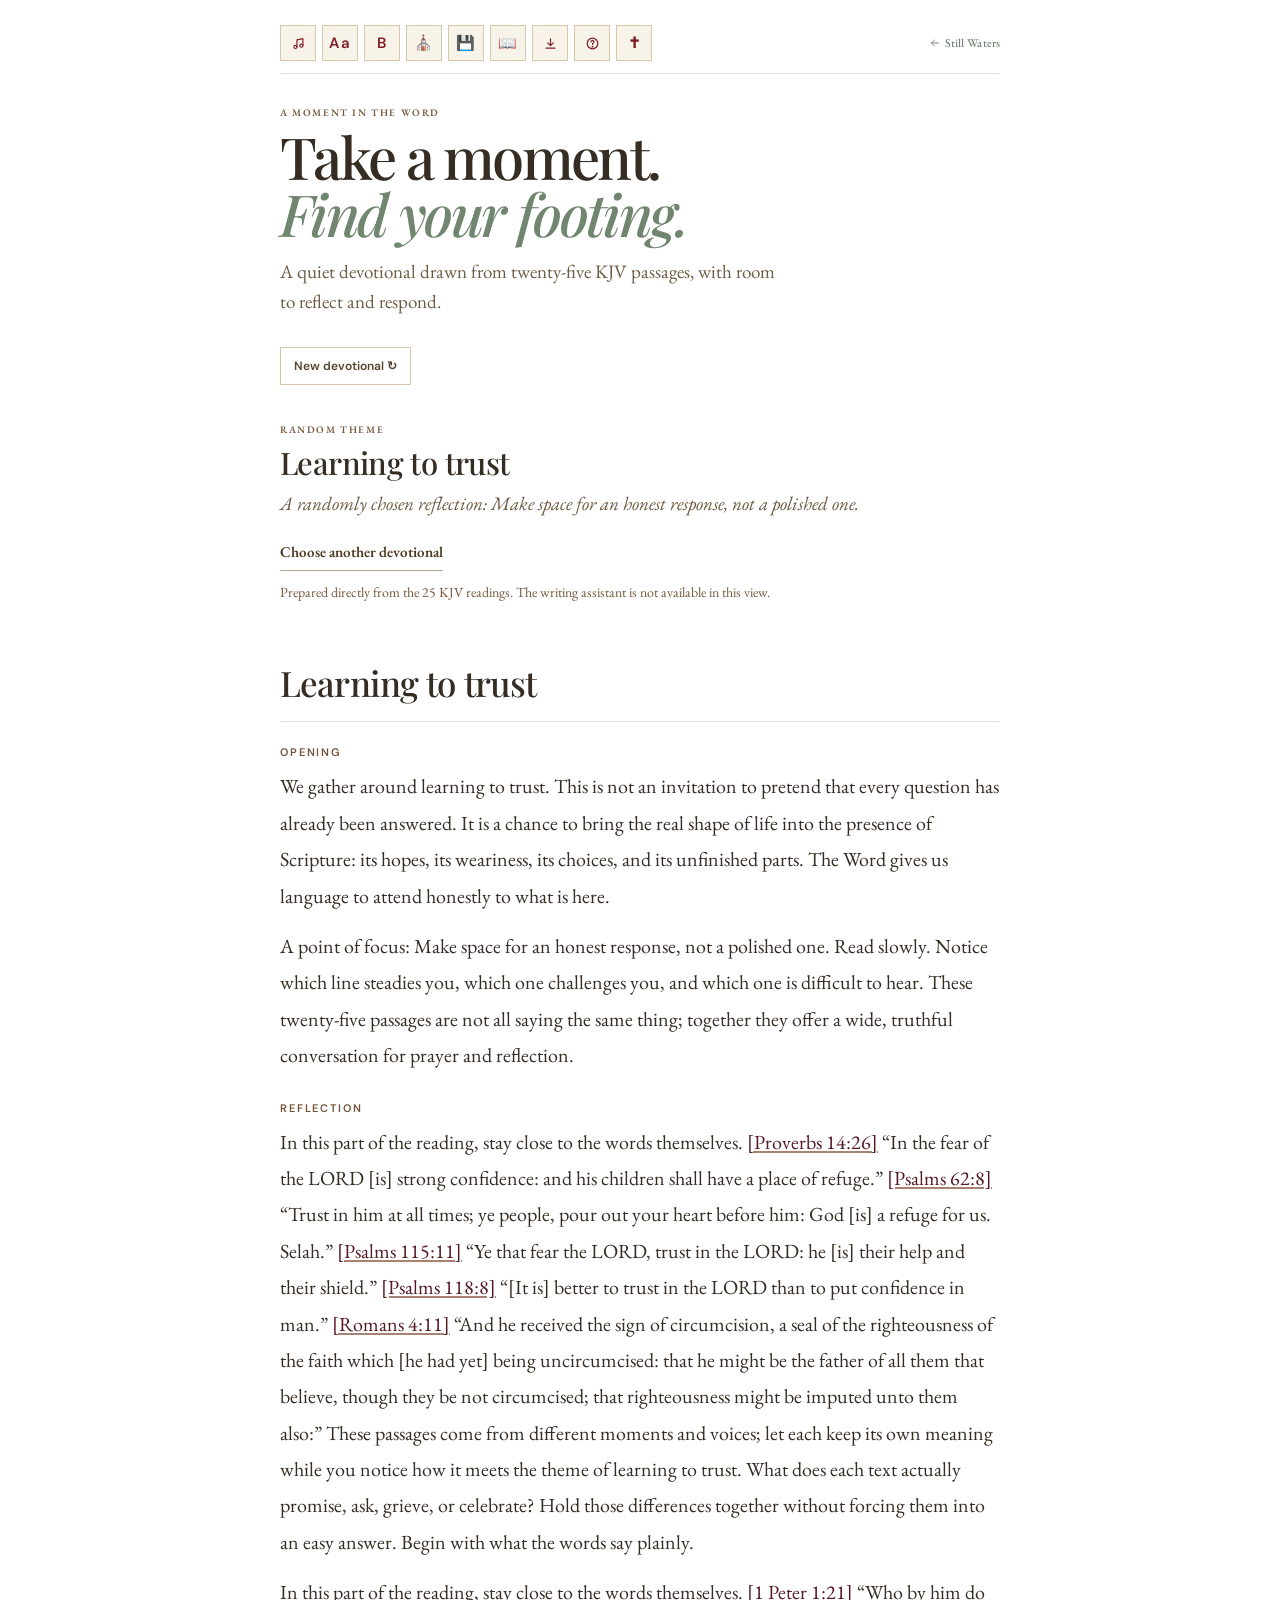
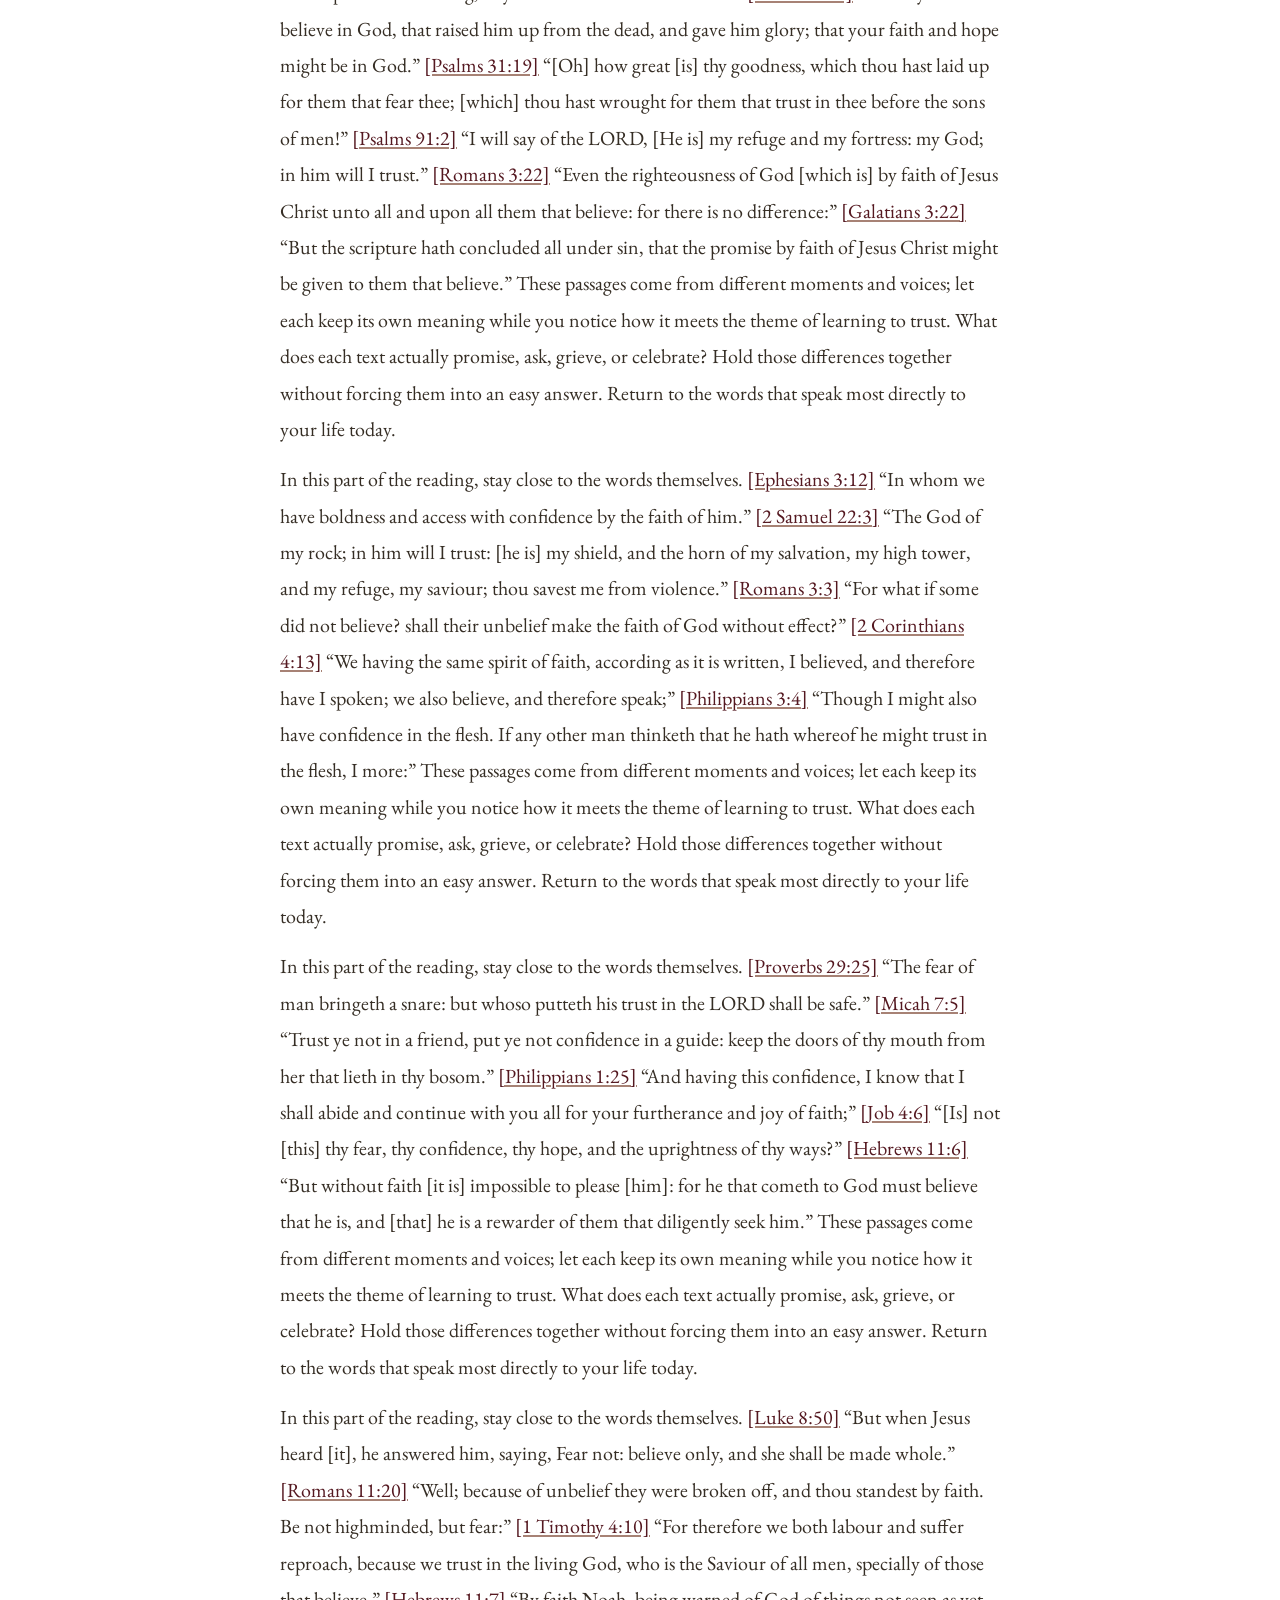
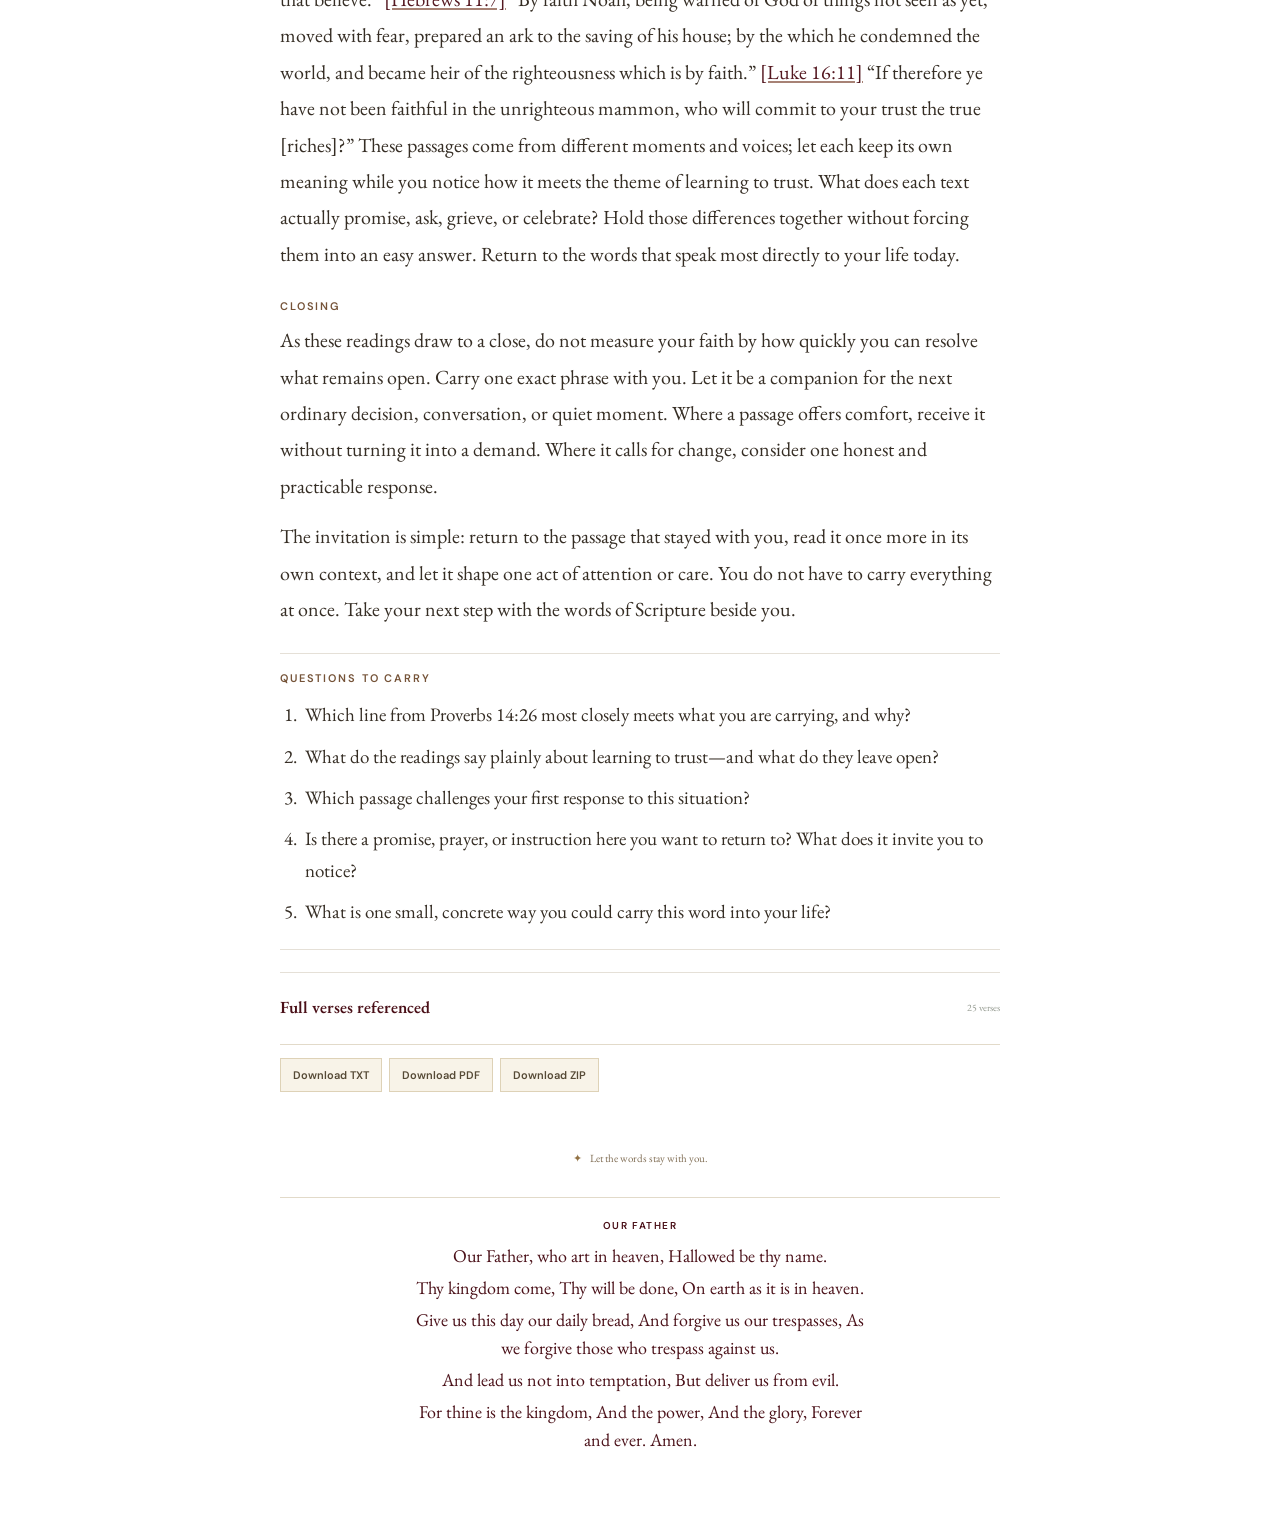
<file: sermon.html>
<!doctype html>
<html lang="en">
<head>
  <meta charset="utf-8" />
  <meta name="viewport" content="width=device-width, initial-scale=1, viewport-fit=cover" />
  <meta name="theme-color" content="#ffffff" />
  <title>Devotional</title>
  <link rel="preconnect" href="https://fonts.googleapis.com" />
  <link rel="preconnect" href="https://fonts.gstatic.com" crossorigin />
  <link href="https://fonts.googleapis.com/css2?family=DM+Sans:wght@400;500;600&family=EB+Garamond:wght@400;500;600&family=Playfair+Display:wght@500;600&family=IM+Fell+English&display=swap" rel="stylesheet" />
  <link rel="stylesheet" href="sermon.css" />
  <link rel="stylesheet" href="button-hints.css" />
  <link rel="stylesheet" href="icons.css" />
</head>
<body>
  <main class="devotional-shell">
    <header class="topline site-header">
      <button id="mobile-menu-toggle" type="button" aria-controls="header-menu" aria-label="Open header menu" aria-expanded="false">＋</button>
      <nav id="header-menu" class="topline-actions" aria-label="App tools">
        <a class="sermon-header-icon" href="index.html?headerTool=music" title="Music" aria-label="Open music and scores">♫</a>
        <a class="sermon-header-icon" href="index.html?headerTool=dictionary" title="Dictionary" aria-label="Open the word dictionary">Aa</a>
        <a class="sermon-header-icon" href="index.html?headerTool=bible-dictionary" title="Bible dictionary" aria-label="Open Bible dictionaries">B</a>
        <a class="sermon-header-icon" href="index.html?headerTool=prayers" title="Prayer" aria-label="Choose a prayer">⛪</a>
        <a class="sermon-header-icon" href="index.html?headerTool=backup" title="Save/Load App" aria-label="Open saved app tools">💾</a>
        <a class="sermon-header-icon" href="index.html?headerTool=bible-download" title="Download all" aria-label="Download the complete Bible">📖</a>
        <a class="sermon-header-icon" href="index.html?headerTool=content-downloads" title="Download selected content" aria-label="Download selected content">⬇</a>
        <a class="sermon-header-icon" href="index.html?headerTool=help" title="How to use this app" aria-label="Open the app guide">?</a>
        <button id="font-toggle" class="sermon-header-icon brand-mark" type="button" aria-label="Switch to parchment and an old Bible typeface" aria-pressed="false" title="Switch to parchment and an old Bible typeface">✝</button>
      </nav>
      <a class="back-link" href="index.html">← Still Waters</a>
    </header>
    <section class="intro">
      <p class="eyebrow">A moment in the Word</p>
      <h1>Take a moment.<br><em>Find your footing.</em></h1>
      <p class="subhead">A quiet devotional drawn from twenty-five KJV passages, with room to reflect and respond.</p>
    </section>
    <section class="day-picker" aria-label="Choose a date" hidden>
      <label for="devotional-date">Devotional for</label>
      <input id="devotional-date" type="date" />
      <span id="day-index" class="day-index" hidden></span>
    </section>
    <div class="devotional-controls">
      <button id="random-devotional" type="button">New devotional <span aria-hidden="true">↻</span></button>
      
    </div>
    <section class="devotional-intro" aria-live="polite">
      <p class="eyebrow" id="theme-label">DEVOTIONAL THEME</p>
      <h2 id="theme-title">Loading a devotional…</h2>
      <p id="theme-focus" class="theme-focus"></p>
      <button id="prepare" class="prepare-button" type="button" disabled>Prepare this devotional <span aria-hidden="true">↗</span></button>
      <p id="status" class="status" role="status" aria-live="polite"></p>
    </section>
    <article id="devotional" class="devotional-content" hidden>
      <header class="devotional-heading"><h2 id="devotional-title"></h2></header>
      <section id="opening-section" class="devotional-part"><p class="part-label">Opening</p><div id="opening" class="devotional-prose"></div></section>
      <section id="middle-section" class="devotional-part"><p class="part-label">Reflection</p><div id="middle" class="devotional-prose"></div></section>
      <section id="closing-section" class="devotional-part"><p class="part-label">Closing</p><div id="closing" class="devotional-prose"></div></section>
      <section id="reflection-section" class="reflection">
        <p class="part-label">Questions to carry</p>
        <ol id="questions"></ol>
      </section>
      <details class="scripture-list">
        <summary><span>Full verses referenced</span><span id="scripture-count" class="passage-count"></span></summary>
        <ol id="passages"></ol>
      </details>
      <nav id="devotional-downloads" class="devotional-downloads" aria-label="Download devotional">
        <button id="download-devotional-txt" type="button">Download TXT</button>
        <button id="download-devotional-pdf" type="button">Download PDF</button>
        <button id="download-devotional-zip" type="button">Download ZIP</button>
        <span id="download-devotional-status" role="status" aria-live="polite"></span>
      </nav>
      <section id="comments-section" class="devotional-comments" hidden><p class="part-label">Your comments</p><div id="comments-list"></div></section>
    </article>
    <p class="quiet-note"><span aria-hidden="true">✦</span>Let the words stay with you.</p>
    <footer class="our-father-prayer" aria-labelledby="our-father-title">
      <h2 id="our-father-title">Our Father</h2>
      <div class="our-father-prayer-text">
        <p>Our Father, who art in heaven, Hallowed be thy name.</p>
        <p>Thy kingdom come, Thy will be done, On earth as it is in heaven.</p>
        <p>Give us this day our daily bread, And forgive us our trespasses, As we forgive those who trespass against us.</p>
        <p>And lead us not into temptation, But deliver us from evil.</p>
        <p>For thine is the kingdom, And the power, And the glory, Forever and ever. Amen.</p>
      </div>
    </footer>
    <div id="devotional-selection-tools" class="devotional-selection-tools" hidden>
      <span id="selection-quote"></span><button id="highlight-selection" type="button">Highlight</button><button id="comment-selection" type="button">Comment</button>
    </div>
  </main>
  <dialog id="comment-dialog" class="feature-dialog">
    <form id="comment-form">
      <header class="feature-dialog-heading"><div><p class="eyebrow">A note for this passage</p><h2>Comment</h2></div><button type="button" class="dialog-close" data-close-dialog aria-label="Close">×</button></header>
      <blockquote id="comment-quote" class="comment-quote"></blockquote>
      <label>Your comment <textarea id="comment-text" rows="5" maxlength="1200" placeholder="Add a thought to return to…" required></textarea></label>
      <div class="feature-dialog-actions"><button type="button" class="text-button" data-close-dialog>Cancel</button><button type="submit" class="prepare-button">Save comment</button></div>
    </form>
  </dialog>
  <script type="module" src="sermon.js"></script>
  <script type="module" src="mobile-menu.js"></script>
  <script type="module" src="icons.js"></script>
</body>
</html>
</file>
<file: sermon.css>
:root{color-scheme:light;--paper:#f4f1e9;--ink:#253b34;--muted:#7b8278;--line:#deded3;--white:#fffefa;--accent:#71866f;--gold:#aa9564}*{box-sizing:border-box}html{min-height:100%;background:var(--paper)}body{margin:0;min-height:100vh;background:radial-gradient(ellipse at 50% 0%,#fffdf5 0%,var(--paper) 68%);color:var(--ink);font-family:'DM Sans',sans-serif;-webkit-font-smoothing:antialiased}.devotional-shell{width:min(100% - 48px,760px);margin:0 auto;padding:26px 0 calc(56px + env(safe-area-inset-bottom))}.topline{display:flex;align-items:center;gap:10px;color:#66766a;font-size:10px;font-weight:600;letter-spacing:.15em}.back-link{margin-right:9px;color:#718171;text-decoration:none;letter-spacing:.01em;font-size:12px;font-weight:500}.back-link:hover{text-decoration:underline}.brand-mark{width:30px;height:30px;border:1px solid #e4e3d7;border-radius:50%;display:grid;place-items:center;background:#ebece2;color:var(--gold);font-size:15px}.intro{padding:40px 0 24px}.eyebrow{margin:0 0 9px;color:var(--accent);font-size:10px;font-weight:600;letter-spacing:.16em;text-transform:uppercase}h1,h2{font-family:'Playfair Display',Georgia,serif;font-weight:500}h1{margin:0 0 14px;font-size:clamp(42px,8vw,60px);line-height:.99;letter-spacing:-.045em}h1 em{font-weight:500;color:#71866f}.subhead{max-width:500px;margin:0;color:#68736a;font-size:14px;line-height:1.65}.day-picker{display:flex;align-items:center;gap:12px;padding:12px 14px;border:1px solid #e2e1d7;border-radius:13px;background:#fffefa}.day-picker label{color:#748074;font-size:10px;font-weight:600;letter-spacing:.12em;text-transform:uppercase}.day-picker input{border:0;background:transparent;color:var(--ink);font:500 14px 'DM Sans',sans-serif}.day-picker input:focus{outline:2px solid #93a28c55;border-radius:5px}.day-index{margin-left:auto;color:#8a9085;font-size:11px}.devotional-intro{margin-top:22px;padding:22px 24px;border:1px solid #e7e5dc;border-radius:16px;background:var(--white);box-shadow:0 8px 30px #253b3408}.devotional-intro .eyebrow{margin-bottom:5px}.devotional-intro h2{margin:0;font-size:28px;letter-spacing:-.02em}.theme-focus{margin:7px 0 0;color:#768073;font:italic 17px/1.45 'EB Garamond',Georgia,serif}.prepare-button{display:inline-flex;align-items:center;gap:12px;margin-top:16px;padding:11px 15px;border:1px solid #cfd8ca;border-radius:10px;background:#edf1e8;color:#526650;font:600 12px 'DM Sans',sans-serif;cursor:pointer}.prepare-button:hover:not(:disabled){background:#e2e9dd}.prepare-button:disabled{opacity:.6;cursor:wait}.prepare-button span{color:#aa9564}.status{min-height:0;margin:10px 0 0;color:#788174;font-size:12px;line-height:1.55}.status:empty{display:none}.devotional-content{margin-top:25px;padding:27px 30px;border:1px solid #e7e5dc;border-radius:17px;background:var(--white);box-shadow:0 8px 30px #253b3408}.devotional-heading{padding-bottom:20px;border-bottom:1px solid #eae8df}.devotional-heading .eyebrow{margin-bottom:6px}.devotional-heading h2{margin:0;font-size:clamp(27px,5vw,36px);line-height:1.14;letter-spacing:-.025em}.devotional-part{padding:20px 0 4px}.part-label{margin:0 0 9px;color:#768273;font-size:10px;font-weight:600;letter-spacing:.15em;text-transform:uppercase}.devotional-prose p{margin:0 0 14px;color:#33443a;font:18px/1.78 'EB Garamond',Georgia,serif}.devotional-prose p:last-child{margin-bottom:0}.reflection{margin-top:20px;padding:18px 20px;border-radius:13px;background:#f6f6ef}.reflection ol{margin:0;padding-left:21px}.reflection li{padding:5px 0 5px 4px;color:#405044;font:17px/1.55 'EB Garamond',Georgia,serif}.scripture-list{margin-top:19px;border-top:1px solid #e8e6de;padding-top:15px}.scripture-list summary{display:flex;justify-content:space-between;align-items:center;gap:12px;cursor:pointer;color:#5f715e;font-size:12px;font-weight:600}.passage-count{color:#92988e;font-size:10px;font-weight:400}.scripture-list ol{display:grid;grid-template-columns:1fr 1fr;gap:9px 17px;margin:14px 0 0;padding-left:24px}.scripture-list li{padding:10px 10px 10px 4px;border-bottom:1px solid #efeee8;color:#33443a;font:15px/1.55 'EB Garamond',Georgia,serif}.scripture-list li::marker{color:#929b88;font:10px 'DM Sans',sans-serif}.scripture-ref{display:block;margin-bottom:3px;color:#6f806b;font:600 9px 'DM Sans',sans-serif;letter-spacing:.1em;text-transform:uppercase}.quiet-note{display:flex;justify-content:center;align-items:center;gap:8px;margin-top:22px;color:#92968b;font-size:11px}.quiet-note span{color:var(--gold)}@media(max-width:620px){.devotional-shell{width:min(100% - 30px,760px);padding-top:18px}.intro{padding:31px 0 21px}.day-picker{gap:8px;padding:11px}.day-picker label{font-size:9px}.day-picker input{font-size:13px;max-width:135px}.day-index{font-size:10px}.devotional-intro{padding:18px 17px}.devotional-intro h2{font-size:25px}.devotional-content{padding:22px 17px}.devotional-prose p{font-size:17px}.scripture-list ol{grid-template-columns:1fr;gap:3px}.reflection{padding:15px 16px}}@media(prefers-reduced-motion:reduce){*,*::before,*::after{scroll-behavior:auto!important;transition-duration:.01ms!important;animation-duration:.01ms!important}}
.scripture-ref-link{color:#61775e;text-decoration:none;cursor:pointer}.scripture-ref-link:hover{text-decoration:underline;text-underline-offset:2px}.scripture-ref-link:focus-visible{outline:2px solid #93a28c;outline-offset:2px;border-radius:2px}
.scripture-passage-link{display:block;color:inherit;text-decoration:none}.scripture-passage-link:hover .scripture-ref{text-decoration:underline;text-underline-offset:2px}.scripture-passage-link:focus-visible{outline:2px solid #93a28c;outline-offset:3px;border-radius:3px}.devotional-ref-link{color:#61775e;text-decoration:underline;text-decoration-color:#b8c5b3;text-underline-offset:2px}.devotional-ref-link:hover{color:#354c38;text-decoration-color:currentColor}.devotional-ref-link:focus-visible{outline:2px solid #93a28c;outline-offset:2px;border-radius:2px}
.scripture-list summary{padding:6px 0;color:#4a1018;font-size:15px}.scripture-list summary .passage-count{color:#92988e;font-size:10px}
.scripture-passage-link .scripture-ref{color:#4a1018;text-decoration:underline;text-decoration-color:#b8a1a3;text-underline-offset:2px}.scripture-passage-link:hover .scripture-ref{color:#301017;text-decoration-color:currentColor}
html.bible-1611 body,html.bible-1611 body *{font-family:"IM Fell English",Georgia,serif!important}html.bible-1611 #font-toggle{font-family:Georgia,serif!important}

:root{--paper:#ead9b8;--ink:#3c2e20;--muted:#806e55;--line:#cdb993;--white:transparent;--accent:#765536;--gold:#927245}html{background:#e5d1ac}body{background:radial-gradient(ellipse at 50% 0%,#f8efdc 0%,#f0e2c6 58%,#e6d2ae 100%);color:#3c2e20;font-family:'EB Garamond',Georgia,serif}.devotional-shell{width:min(100% - 42px,720px);padding-top:25px}.topline{padding-bottom:12px;border-bottom:1px solid #d4c09b}.brand-mark{background:transparent}.intro{padding:32px 0 20px}.intro h1{font-size:clamp(42px,7vw,58px)}.subhead{font:19px/1.6 'EB Garamond',Georgia,serif;color:#6e5b43}.day-picker{gap:14px;padding:11px 0;background:transparent;border:0;border-bottom:1px solid #cdb993;border-radius:0}.day-picker label{font-family:'DM Sans',sans-serif}.day-picker input{font:18px 'EB Garamond',Georgia,serif}.devotional-intro{margin-top:26px;padding:12px 0 18px;background:transparent;border:0;border-radius:0;box-shadow:none}.devotional-intro h2{font-size:31px}.theme-focus{font-size:19px;color:#6d5840}.prepare-button{background:transparent;border:0;border-bottom:1px solid #8a6c45;border-radius:0;padding:9px 0;color:#4e391f;font:600 15px 'EB Garamond',Georgia,serif}.prepare-button:hover:not(:disabled){background:transparent;color:#7a351f}.status{font:14px/1.6 'EB Garamond',Georgia,serif;color:#76583b}.devotional-content{margin-top:19px;padding:22px 0;background:transparent;border:0;border-radius:0;box-shadow:none}.devotional-heading{padding-bottom:19px;border-bottom:1px solid #cdb993}.devotional-heading h2{font-size:35px}.devotional-part{padding:23px 0 4px}.part-label{font:600 11px 'DM Sans',sans-serif;letter-spacing:.17em;color:#755338}.devotional-prose p{font:20px/1.82 'EB Garamond',Georgia,serif;color:#34281d}.reflection{margin-top:22px;padding:17px 0;border-block:1px solid #cdb993;border-radius:0;background:transparent}.reflection li{font:19px/1.65 'EB Garamond',Georgia,serif;color:#3e3022}.scripture-list{margin-top:22px;padding-top:17px;border-top:1px solid #cdb993}.scripture-list summary{padding:6px 0;color:#4a1018;font:600 17px 'EB Garamond',Georgia,serif}.scripture-list ol{display:block;max-width:70ch;margin:15px 0 0;padding-left:25px}.scripture-list li{padding:11px 8px 11px 3px;border-bottom:1px solid #ddcba8;color:#382c20;font:18px/1.65 'EB Garamond',Georgia,serif}.scripture-ref{color:#704e2d}.passage-count{color:#806e55}.quiet-note{color:#806e55;font-family:'EB Garamond',Georgia,serif}.devotional-ref-link{color:#541820;text-decoration-color:#a78275}html.bible-1611 body{font-size:19px}html.bible-1611 h1{font-size:clamp(48px,8vw,68px)!important}html.bible-1611 .devotional-prose p{font-size:23px!important;line-height:1.9}html.bible-1611 .reflection li,html.bible-1611 .scripture-list li{font-size:21px!important;line-height:1.8}html.bible-1611 .subhead,html.bible-1611 .theme-focus{font-size:21px!important}@media(max-width:620px){.devotional-shell{width:min(100% - 32px,720px);padding-top:16px}.intro{padding:27px 0 18px}.devotional-intro{margin-top:20px}.devotional-content{padding:17px 0}.devotional-prose p{font-size:18px}.scripture-list li{font-size:17px}.day-picker input{font-size:16px}html.bible-1611 .devotional-prose p{font-size:21px!important}html.bible-1611 .reflection li,html.bible-1611 .scripture-list li{font-size:19px!important}}
.brand-mark{padding:0;cursor:pointer;font-family:Georgia,serif}.brand-mark:hover{background:#e1d1ad}.brand-mark:focus-visible{outline:2px solid #917248;outline-offset:3px}
:root{--paper:#fff;--ink:#352d24;--muted:#7d766b;--line:#e5e0d7;--white:#fff;--accent:#77583a;--gold:#927245}html{background:#fff}body{background:#fff;color:#352d24}.topline{border-color:#e5e0d7}.day-picker{border-color:#e5e0d7}.devotional-heading,.reflection,.scripture-list{border-color:#e5e0d7}.devotional-prose p,.reflection li,.scripture-list li{color:#352d24}.prepare-button{border-color:#b7a98e}html.bible-1611{--paper:#ead9b8;--ink:#3c2e20;--muted:#806e55;--line:#cdb993;--white:transparent;--accent:#765536;--gold:#927245}html.bible-1611,html.bible-1611 body{background:radial-gradient(ellipse at 50% 0%,#f8efdc 0%,#f0e2c6 58%,#e6d2ae 100%);color:#3c2e20}html.bible-1611 .topline,html.bible-1611 .day-picker,html.bible-1611 .devotional-heading,html.bible-1611 .reflection,html.bible-1611 .scripture-list{border-color:#cdb993}html.bible-1611 .devotional-prose p,html.bible-1611 .reflection li,html.bible-1611 .scripture-list li{color:#3c2e20}
.day-index[hidden]{display:none}.devotional-controls{display:flex;gap:10px;margin:9px 0 12px}.devotional-controls button,.custom-library button,.custom-library select{min-height:38px;padding:0 13px;border:1px solid #d8c7a6;border-radius:10px;background:transparent;color:#57442c;font:600 12px 'DM Sans',sans-serif;cursor:pointer}.devotional-controls button:hover,.custom-library button:hover{background:#f1e4c8}.custom-library{display:flex;align-items:center;gap:9px;margin:7px 0 14px;color:#79694f;font:12px 'DM Sans',sans-serif}.custom-library[hidden]{display:none}.custom-library select{min-width:0;max-width:270px;flex:1}.devotional-export-tools{display:flex;align-items:center;gap:7px;flex-wrap:wrap;margin:16px 0 4px;padding:10px 0;border-block:1px solid #d8c8a7}.devotional-export-tools[hidden]{display:none}.devotional-export-tools>span:first-child{margin-right:4px;color:#816f52;font:600 10px 'DM Sans',sans-serif;letter-spacing:.12em;text-transform:uppercase}.devotional-export-tools button{min-height:31px;padding:0 11px;border:1px solid #d5c29e;border-radius:8px;background:transparent;color:#5e4a2f;font:600 10px 'DM Sans',sans-serif;cursor:pointer}.devotional-export-tools button:hover{background:#f1e4c8}.devotional-export-tools button:disabled{opacity:.5;cursor:wait}#export-status{flex-basis:100%;min-height:0;color:#816f52;font:12px 'EB Garamond',serif}.devotional-selection-tools{position:fixed;z-index:20;left:50%;bottom:calc(16px + env(safe-area-inset-bottom));transform:translateX(-50%);display:flex;align-items:center;gap:8px;max-width:calc(100vw - 24px);padding:9px 11px;border:1px solid #d6c39c;border-radius:14px;background:#fffdf8;box-shadow:0 8px 34px #38291824}.devotional-selection-tools[hidden]{display:none}.devotional-selection-tools span{max-width:min(42vw,290px);overflow:hidden;color:#66543a;font:13px 'EB Garamond',serif;text-overflow:ellipsis;white-space:nowrap}.devotional-selection-tools button{min-height:34px;padding:0 12px;border:1px solid #d2bf9b;border-radius:8px;background:#f8efdc;color:#59472e;font:600 11px 'DM Sans',sans-serif;cursor:pointer}.devotional-selection-tools button:hover{background:#efe0c0}.devotional-selection-tools button[aria-pressed="true"]{background:#f3d67c;border-color:#b88a36}.devotional-highlight{background:#f3d67c;color:inherit;border-radius:2px;box-shadow:inset 0 -1px #b88a36;-webkit-box-decoration-break:clone;box-decoration-break:clone}.devotional-comments{margin-top:25px;padding-top:15px;border-top:1px solid #cdb993}.devotional-comments[hidden]{display:none}.devotional-comment{position:relative;margin:9px 0;padding:13px 45px 12px 14px;border-left:2px solid #ad8c56;background:#f3e8ce;color:#453728}.devotional-comment blockquote{margin:0 0 7px;color:#785d35;font:italic 15px/1.45 'EB Garamond',serif}.devotional-comment p{margin:0;font:16px/1.55 'EB Garamond',serif}.remove-comment{position:absolute;right:9px;top:9px;border:0;background:transparent;color:#806d53;font:11px 'DM Sans',sans-serif;cursor:pointer}.feature-dialog{width:min(92vw,540px);max-height:88vh;overflow:auto;padding:22px;border:1px solid #d8c8a7;border-radius:18px;background:#faf5e9;color:#3c2e20;box-shadow:0 20px 80px #2a201633}.feature-dialog::backdrop{background:#25251f66;backdrop-filter:blur(3px)}.feature-dialog form{display:grid;gap:13px}.feature-dialog-heading{display:flex;align-items:flex-start;justify-content:space-between;gap:12px}.feature-dialog-heading h2{font-size:27px}.feature-dialog label{display:grid;gap:6px;color:#6c5a3f;font:600 11px 'DM Sans',sans-serif}.feature-dialog input[type="text"],.feature-dialog textarea{width:100%;padding:10px 12px;border:1px solid #d7c8a9;border-radius:9px;background:#fffdf8;color:#392e22;font:16px/1.55 'EB Garamond',serif}.feature-dialog textarea{resize:vertical}.feature-dialog input:focus,.feature-dialog textarea:focus{outline:2px solid #aa956455;border-color:#9b8256}.feature-dialog .file-label input{padding:8px;border:1px dashed #c8b48f;border-radius:8px;font:12px 'DM Sans',sans-serif}.import-hint{margin:-6px 0 0;color:#88775c;font:13px/1.45 'EB Garamond',serif}.feature-dialog-actions{display:flex;justify-content:flex-end;gap:9px;margin-top:3px}.feature-dialog-actions .prepare-button{margin:0}.text-button{border:0;background:transparent;color:#705a3d;font:600 12px 'DM Sans',sans-serif;cursor:pointer}.comment-quote{max-height:130px;overflow:auto;margin:0;padding:12px 14px;border-left:2px solid #ad8c56;background:#f3e8ce;color:#705734;font:italic 16px/1.55 'EB Garamond',serif}.export-stage{position:fixed;left:-10000px;top:0;z-index:30;width:780px;pointer-events:none}.export-sheet{width:780px;min-height:500px;padding:62px 70px 70px;border:1px solid #e2d1ac;background:#f8efdc;color:#3d3022;font-family:'EB Garamond',Georgia,serif}.export-masthead{margin:0 0 32px;padding-bottom:14px;border-bottom:1px solid #d2bd96;color:#8a7048;font:600 11px 'DM Sans',sans-serif;letter-spacing:.18em}.export-sheet .devotional-content{display:block!important;margin:0;padding:0;border:0;background:transparent;box-shadow:none}.export-sheet .devotional-heading{padding-bottom:25px}.export-sheet .devotional-heading h2{font:500 38px/1.15 'Playfair Display',Georgia,serif}.export-sheet .devotional-prose p{font:20px/1.75 'EB Garamond',Georgia,serif}.export-sheet .scripture-list li{font:16px/1.6 'EB Garamond',Georgia,serif}.export-sheet .scripture-list summary{font:600 16px 'EB Garamond',serif}.export-sheet .reflection li{font:17px/1.6 'EB Garamond',serif}.export-sheet .devotional-comment{break-inside:avoid}html.bible-1611 .feature-dialog,html.bible-1611 .export-sheet{background:#f8efdc}@media(max-width:560px){.devotional-controls{gap:7px}.devotional-controls button{padding:0 10px;font-size:11px}.devotional-export-tools{gap:5px}.devotional-export-tools button{padding:0 9px}.feature-dialog{padding:17px}.export-stage{left:-10000px}}
.devotional-downloads{display:flex;align-items:center;gap:7px;flex-wrap:wrap;margin:20px 0 2px;padding:13px 0;border-top:1px solid #e2dac9}.devotional-downloads button{min-height:34px;padding:0 12px;border:1px solid #ded2b7;border-radius:8px;background:#f8f3e8;color:#564a36;font:600 11px 'DM Sans',sans-serif;cursor:pointer}.devotional-downloads button:hover:not(:disabled){background:#efe4cd}.devotional-downloads button:disabled{opacity:.5;cursor:wait}.devotional-downloads span{flex-basis:100%;min-height:0;color:#806e55;font:13px 'EB Garamond',serif}.devotional-downloads span:empty{display:none}

button,input,select,textarea{border-radius:0!important}

/* Mobile reading layout: touch-sized controls, safe-area spacing, and a clear text column. */
.day-picker[hidden]{display:none!important}
html{-webkit-text-size-adjust:100%;text-size-adjust:100%}
@media(max-width:620px){
  .devotional-shell{width:100%;max-width:720px;padding:max(12px,env(safe-area-inset-top)) 18px calc(28px + env(safe-area-inset-bottom))}
  .topline{min-height:48px;gap:12px;padding-bottom:8px}
  .back-link{display:flex;align-items:center;min-height:44px;margin-right:auto;font-size:14px}
  .brand-mark{width:44px;height:44px;flex:0 0 44px;font-size:19px;touch-action:manipulation}
  .intro{padding:24px 0 14px}
  h1,.intro h1{font-size:clamp(36px,10vw,48px);line-height:1.03}
  .subhead{font-size:18px;line-height:1.55}
  .devotional-controls{margin:10px 0 14px}
  .devotional-controls button{min-height:44px;padding:0 14px;font-size:13px;touch-action:manipulation}
  .devotional-intro{margin-top:14px;padding:10px 0 14px}
  .devotional-intro h2{font-size:clamp(25px,7vw,30px);line-height:1.2}
  .theme-focus{font-size:18px;line-height:1.5}
  .prepare-button{min-height:48px;width:100%;justify-content:center;margin-top:14px;padding:10px 16px;font-size:14px;touch-action:manipulation}
  .devotional-content{margin-top:12px;padding:18px 0}
  .devotional-heading{padding-bottom:14px}
  .devotional-heading h2{font-size:clamp(27px,7vw,34px)}
  .devotional-part{padding:18px 0 3px}
  .devotional-prose p{font-size:19px;line-height:1.72;overflow-wrap:anywhere}
  .reflection{margin-top:16px;padding:14px 0}
  .reflection li,.scripture-list li{font-size:18px;line-height:1.6;overflow-wrap:anywhere}
  .scripture-list{margin-top:17px;padding-top:13px}
  .scripture-list summary{display:flex;align-items:center;min-height:44px;font-size:16px}
  .scripture-list ol{grid-template-columns:1fr;gap:2px;margin-top:8px}
  .scripture-list li{padding:10px 0}
  .devotional-downloads{gap:7px;margin-top:16px;padding-top:12px}
  .devotional-downloads button{flex:1 1 30%;min-height:44px;padding:0 8px;font-size:12px;touch-action:manipulation}
  .devotional-downloads span{font-size:14px}
  .quiet-note{margin:18px 0 0;padding-bottom:env(safe-area-inset-bottom)}
  html.bible-1611 .devotional-prose p{font-size:21px!important;line-height:1.75}
  html.bible-1611 .reflection li,html.bible-1611 .scripture-list li{font-size:19px!important;line-height:1.65}
}
@media(max-width:360px){.devotional-shell{padding-inline:14px}.devotional-downloads button{flex-basis:100%}}

/* iPhone touch and safe-area refinements. */
html{-webkit-text-size-adjust:100%;text-size-adjust:100%}
body{min-height:100vh;min-height:100dvh;overflow-x:hidden;-webkit-tap-highlight-color:transparent}
button,a,select,[role="button"]{touch-action:manipulation;-webkit-tap-highlight-color:transparent}
@media(max-width:620px){
  .devotional-shell{padding-top:max(10px,env(safe-area-inset-top));padding-right:max(14px,env(safe-area-inset-right));padding-left:max(14px,env(safe-area-inset-left));padding-bottom:calc(24px + env(safe-area-inset-bottom))}
  .devotional-selection-tools{left:8px;right:8px;bottom:max(8px,env(safe-area-inset-bottom));transform:none;max-width:none;flex-wrap:wrap;justify-content:center;gap:6px;padding:8px}
  .devotional-selection-tools span{flex-basis:100%;max-width:100%;text-align:center}
  .devotional-selection-tools button{min-height:42px;flex:1 1 28%;padding-inline:8px}
  .feature-dialog{inset:auto 8px 8px!important;margin:auto auto max(8px,env(safe-area-inset-bottom));width:calc(100% - 16px);max-width:none;max-height:calc(100dvh - 16px - env(safe-area-inset-top) - env(safe-area-inset-bottom));overscroll-behavior:contain;-webkit-overflow-scrolling:touch}
  .devotional-downloads button{min-height:44px}
}


/* Shared Amen site header and closing prayer footer. */
.site-header{min-height:40px;gap:14px}
.site-header .brand-name{margin-right:0;color:#7f1d27;font-size:15px;font-weight:700;letter-spacing:.04em;text-decoration:none;white-space:nowrap}
.site-header .back-link{margin-right:auto}
.our-father-prayer{margin:32px 0 0;padding:21px 10px 10px;border-top:1px solid #e2dac9;text-align:center}
.our-father-prayer h2{margin:0 0 10px;color:#4a1018;font:600 10px 'DM Sans',sans-serif;letter-spacing:.16em;text-transform:uppercase}
.our-father-prayer-text{max-width:52ch;margin:0 auto;color:#4a1018;font:18px/1.55 'EB Garamond',Georgia,serif}
.our-father-prayer-text p{margin:0 0 4px}
.our-father-prayer-text p:last-child{margin-bottom:0}
@media(max-width:620px){.site-header{gap:10px}.site-header .brand-name{font-size:14px}.our-father-prayer{margin-top:24px;padding:18px 4px calc(12px + env(safe-area-inset-bottom))}.our-father-prayer-text{font-size:17px;line-height:1.55}}


/* The devotional page shares the main reader's complete icon toolbar. */
.site-header{position:relative;display:flex;align-items:center;gap:10px}
.site-header .topline-actions{display:flex;align-items:center;gap:6px;min-width:0}
.sermon-header-icon{display:grid;place-items:center;flex:0 0 36px;width:36px;height:36px;border:1px solid #d8c9ab;background:#f8f3e8;color:#7f1d27;text-decoration:none;font:600 15px/1 'DM Sans',sans-serif}
.sermon-header-icon:hover,.sermon-header-icon:focus-visible{background:#efe4cd;border-color:#bdab86;outline-offset:2px}
#mobile-menu-toggle{display:none}
@media(max-width:1000px){.site-header .topline-actions{gap:4px}.sermon-header-icon{flex-basis:32px;width:32px;height:34px;font-size:14px}}
@media(max-width:760px){.site-header .back-link{margin-right:auto}.site-header #mobile-menu-toggle{display:grid;place-items:center;flex:0 0 42px;width:42px;height:42px;padding:0;border:1px solid #d8c9ab;background:#f8f3e8;color:#7f1d27;font:600 23px/1 'DM Sans',sans-serif;cursor:pointer}.site-header .topline-actions{display:none!important}.site-header.mobile-menu-open .topline-actions{position:absolute;z-index:5000;top:calc(100% + 6px);left:0;right:0;margin-inline:auto;transform:none;display:flex!important;flex-flow:row wrap;align-items:center;gap:6px;width:min(340px,calc(100vw - 24px));max-height:calc(100dvh - 90px - env(safe-area-inset-top));overflow:auto;overscroll-behavior:contain;padding:10px;border:1px solid #d8c9ab;background:#fffdf8;box-shadow:0 10px 28px #261d1428}.site-header .sermon-header-icon{flex-basis:42px;width:42px;height:42px;font-size:16px}}


/* Keep devotional-page tools grouped at the leading edge, without the brand word. */
.site-header{justify-content:flex-start}
.site-header .topline-actions{margin:0!important}
.site-header .back-link{order:1;margin:0 0 0 auto}
.site-header #mobile-menu-toggle{order:0}
@media(max-width:760px){
  .site-header .back-link{margin-left:auto;margin-right:0}
  .site-header.mobile-menu-open .topline-actions{left:0;right:auto;margin:0;transform:none}
}
</file>
<file: button-hints.css>
.button-hint{position:fixed;z-index:20000;max-width:min(280px,calc(100vw - 24px));padding:8px 11px;border:1px solid #ddd3c0;border-radius:9px;background:#282820;color:#fffdf6;box-shadow:0 5px 20px #18170f40;font:500 12px/1.4 'DM Sans',sans-serif;text-align:center;pointer-events:none;opacity:0;transform:translateY(3px);transition:opacity .12s ease,transform .12s ease}.button-hint[hidden]{display:none}.button-hint.is-visible{opacity:1;transform:translateY(0)}@media(prefers-reduced-motion:reduce){.button-hint{transition:none}}
</file>
<file: icons.css>
/* Icon system: inline SVG glyphs drawn by icons.js share one stroke weight and sit on the em box. */
.ico{display:inline-block;flex:none;width:1em;height:1em;vertical-align:-.14em;overflow:visible;pointer-events:none;stroke-width:1.9;stroke-linecap:round;stroke-linejoin:round;transition:transform .18s ease,color .18s ease}
.ico.ico-solid{stroke-width:0}
.has-icon{line-height:1}
button.has-icon,summary.has-icon{line-height:1}
button:not(.has-icon) > .ico,summary > .ico{margin-inline:0}

/* Header and dialog buttons: icons scale with the button font size and lift on hover. */
.tool-sidebar-toggle .ico,.help-tour-launch .ico,.tool-sidebar-heading button .ico,.dialog-close .ico,.music-panel-heading button .ico,.gallery-lightbox-close .ico,.help-tour-topline button .ico{width:1.05em;height:1.05em;stroke-width:2}
.tool-sidebar-toggle:hover .ico,.help-tour-launch:hover .ico,.dialog-close:hover .ico,.tool-sidebar-heading button:hover .ico{transform:scale(1.08)}
.tool-sidebar-toggle .ico{width:20px;height:20px}
.help-tour-launch .ico{width:18px;height:18px}
.dialog-close .ico{width:16px;height:16px;stroke-width:2.1}
.tool-sidebar-heading button .ico{width:20px;height:20px}

/* Chevrons: thin, muted, and turned by CSS where they open or close. */
.select-chevron{display:inline-flex;align-items:center;justify-content:center;color:#8a6f45}
.select-chevron .ico,.testament-chevron .ico,.book-chapter-toggle .ico{width:15px;height:15px;stroke-width:2.1}
.testament-chevron{display:inline-flex;align-items:center;justify-content:center;color:#90764d}
.testament-chevron .ico{width:16px;height:16px}
.book-chapter-toggle .ico{width:13px;height:13px;stroke-width:2.4;transition:transform .18s ease}
.book-chapter-toggle[aria-expanded="true"] .ico{transform:rotate(45deg)}

/* Star and check toggles: solid when on, outline when off. */
[aria-pressed="true"] > .ico.ico-starsolid,[aria-pressed="true"] > .ico.ico-solid{color:#9b6b1f}
[aria-pressed="true"] > .ico.ico-boxchecked{color:#7f1d27}
button[aria-pressed]:hover > .ico{transform:scale(1.1)}

/* Play and pause: optical centering inside round or square buttons. */
.ico.ico-play{transform:translateX(.06em)}
.psalm-responsorial-play .ico,#midi-play .ico{width:.9em;height:.9em}
.psalm-responsorial-play .ico-pause,#midi-play .ico-pause{transform:none}

/* Prev and next text arrows keep their word and get a small slide on hover. */
#psalm-previous:hover .ico,.verse-nav-button:hover .ico,#previous-verse:hover .ico{transform:translateX(-2px)}
#psalm-next:hover .ico,#next-verse:hover .ico{transform:translateX(2px)}
#psalm-previous .ico,#psalm-next .ico,#previous-verse .ico,#next-verse .ico,#help-tour-detail-back .ico{width:.95em;height:.95em}
.chapter-heading-with-actions button .ico{width:1em;height:1em}

/* Glyph-only icon buttons get a consistent focus ring. */
button.has-icon:focus-visible,summary.has-icon:focus-visible{outline:2px solid #a88e5d;outline-offset:2px}
</file>
